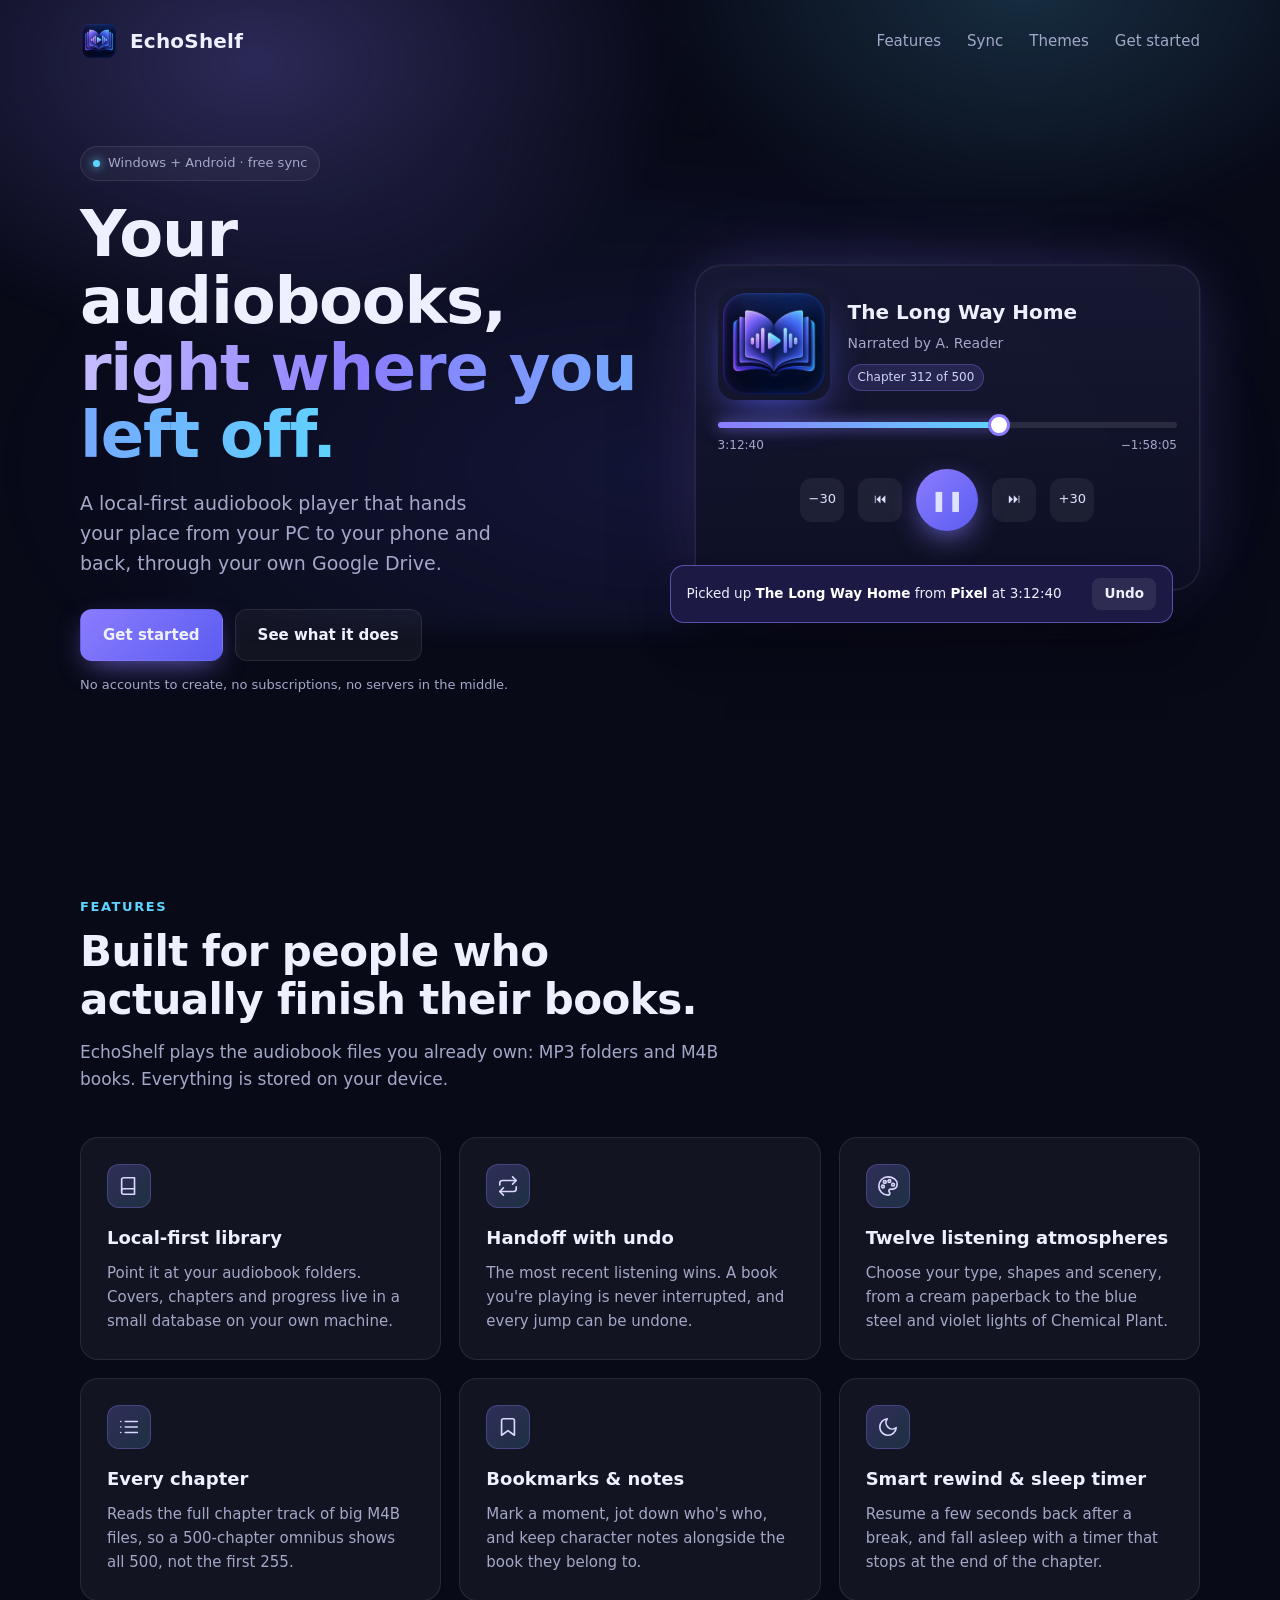
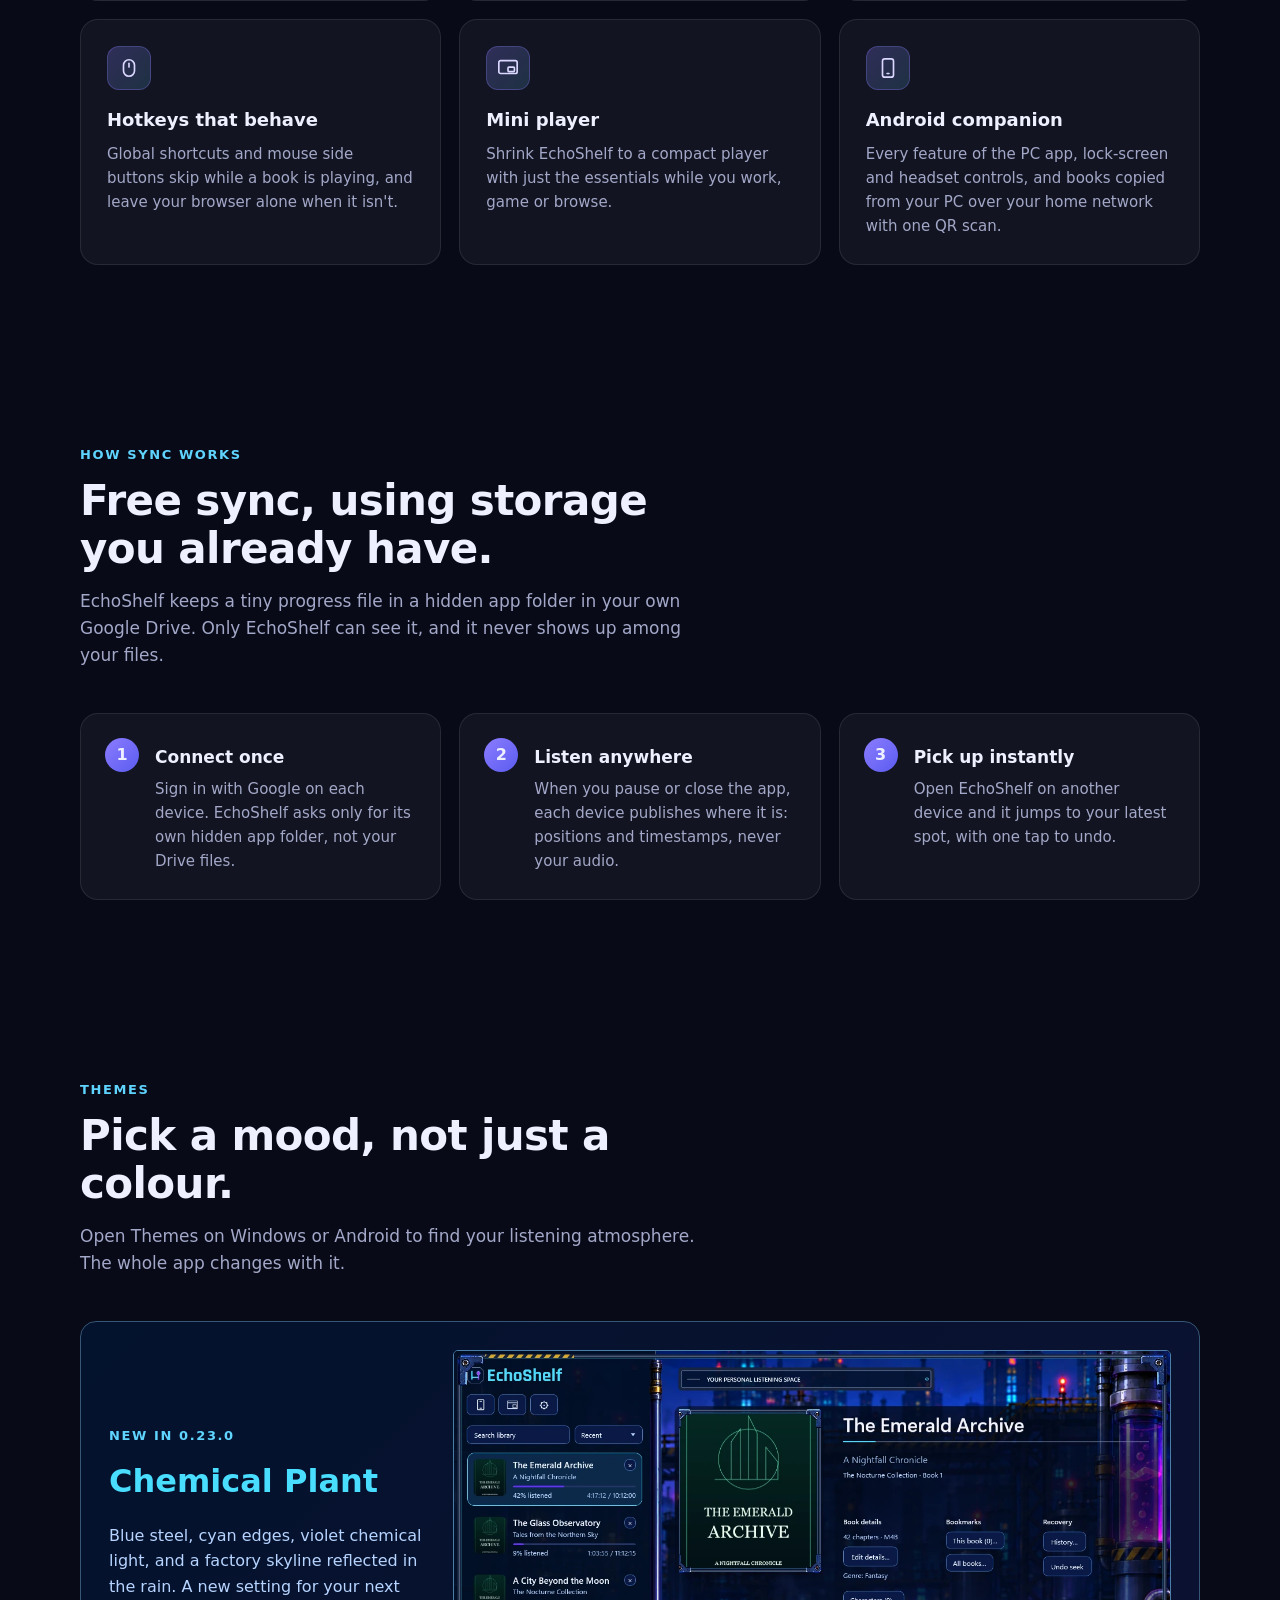
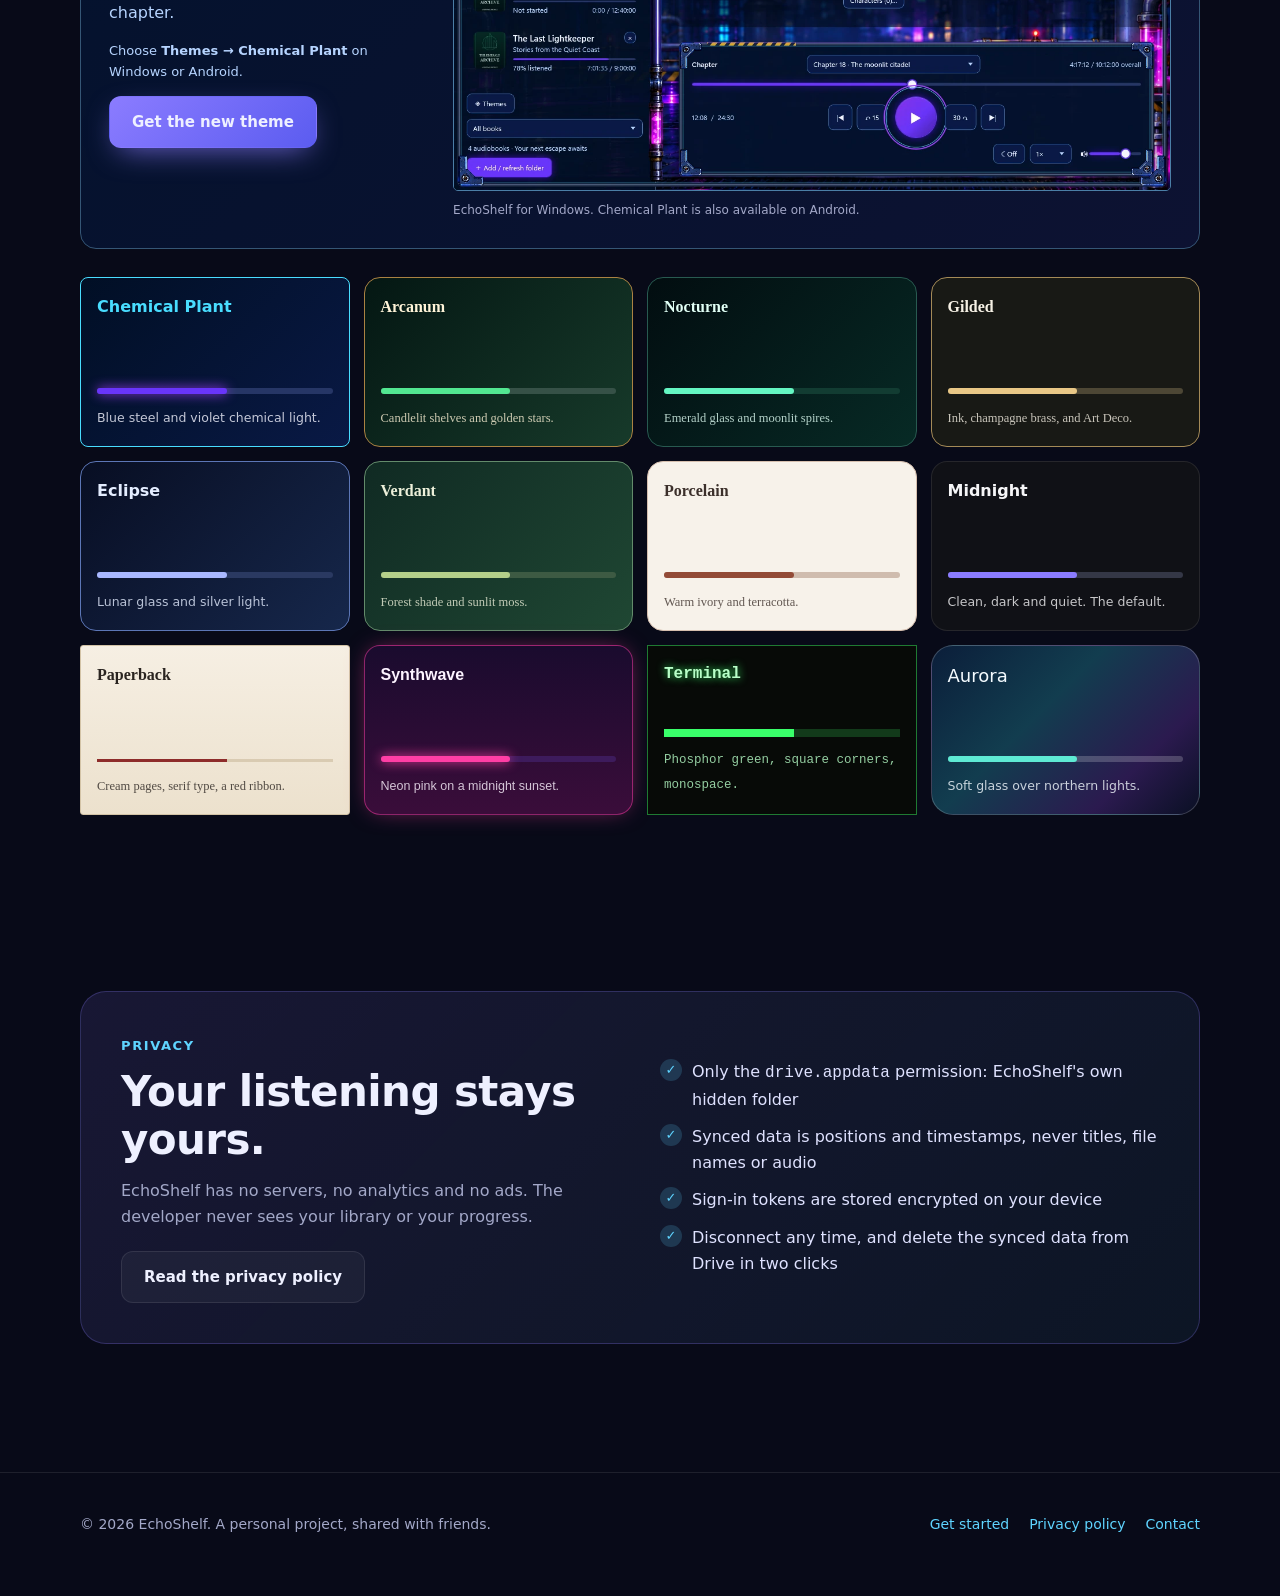
<file: index.html>
<!doctype html>
<html lang="en">
<head>
  <meta charset="utf-8">
  <meta name="viewport" content="width=device-width, initial-scale=1">
  <title>EchoShelf · Audiobooks that follow you</title>
  <meta name="description" content="EchoShelf is a local-first audiobook player for Windows and Android that hands your place off between devices through your own Google Drive.">
  <meta name="theme-color" content="#080a18">
  <meta property="og:title" content="EchoShelf">
  <meta property="og:description" content="A local-first audiobook player for Windows and Android. Pick up on your phone where you stopped on your PC.">
  <meta property="og:image" content="icon.png">
  <link rel="icon" type="image/png" href="favicon.png">
  <link rel="stylesheet" href="styles.css">
</head>
<body>
  <div class="glow" aria-hidden="true"></div>

  <header class="wrap nav">
    <a class="brand" href="./"><img src="icon.png" alt="">EchoShelf</a>
    <nav class="nav-links" aria-label="Sections">
      <a href="#features">Features</a>
      <a href="#sync">Sync</a>
      <a href="#themes">Themes</a>
      <a href="start.html">Get started</a>
    </nav>
  </header>

  <main>
    <div class="wrap hero">
      <div>
        <span class="eyebrow"><span class="dot"></span>Windows + Android · free sync</span>
        <h1>Your audiobooks, <span class="gradient-text">right where you left off.</span></h1>
        <p class="lede">A local-first audiobook player that hands your place from your PC to your phone and back, through your own Google Drive.</p>
        <div class="actions">
          <a class="button primary" href="start.html">Get started</a>
          <a class="button" href="#features">See what it does</a>
        </div>
        <p class="fine">No accounts to create, no subscriptions, no servers in the middle.</p>
      </div>

      <div class="player" aria-hidden="true">
        <div class="player-top">
          <div class="cover"></div>
          <div>
            <h3>The Long Way Home</h3>
            <p class="by">Narrated by A. Reader</p>
            <span class="chapter">Chapter 312 of 500</span>
          </div>
        </div>
        <div class="track"><span></span></div>
        <div class="times"><span>3:12:40</span><span>−1:58:05</span></div>
        <div class="controls">
          <span class="ctl">−30</span>
          <span class="ctl">⏮</span>
          <span class="ctl play">❚❚</span>
          <span class="ctl">⏭</span>
          <span class="ctl">+30</span>
        </div>
        <div class="handoff">
          <span>Picked up <b>The Long Way Home</b> from <b>Pixel</b> at 3:12:40</span>
          <span class="undo">Undo</span>
        </div>
      </div>
    </div>

    <section id="features">
      <div class="wrap">
        <div class="section-head">
          <span class="kicker">Features</span>
          <h2>Built for people who actually finish their books.</h2>
          <p>EchoShelf plays the audiobook files you already own: MP3 folders and M4B books. Everything is stored on your device.</p>
        </div>
        <div class="grid">
          <article class="card">
            <div class="icon"><svg viewBox="0 0 24 24"><path d="M4 19V5a2 2 0 0 1 2-2h12v18H6a2 2 0 0 1-2-2Z"/><path d="M4 17a2 2 0 0 1 2-2h12"/></svg></div>
            <h3>Local-first library</h3>
            <p>Point it at your audiobook folders. Covers, chapters and progress live in a small database on your own machine.</p>
          </article>
          <article class="card">
            <div class="icon"><svg viewBox="0 0 24 24"><path d="M17 2l4 4-4 4"/><path d="M3 11V9a3 3 0 0 1 3-3h15"/><path d="M7 22l-4-4 4-4"/><path d="M21 13v2a3 3 0 0 1-3 3H3"/></svg></div>
            <h3>Handoff with undo</h3>
            <p>The most recent listening wins. A book you're playing is never interrupted, and every jump can be undone.</p>
          </article>
          <article class="card">
            <div class="icon"><svg viewBox="0 0 24 24"><circle cx="13.5" cy="6.5" r="1.5"/><circle cx="17.5" cy="10.5" r="1.5"/><circle cx="8.5" cy="7.5" r="1.5"/><circle cx="6.5" cy="12.5" r="1.5"/><path d="M12 2a10 10 0 1 0 0 20c1.1 0 2-.9 2-2 0-.5-.2-1-.5-1.3-.3-.4-.5-.8-.5-1.3 0-1.1.9-2 2-2h2.4A5.6 5.6 0 0 0 22 9.8C22 5.5 17.5 2 12 2Z"/></svg></div>
            <h3>Twelve listening atmospheres</h3>
            <p>Choose your type, shapes and scenery, from a cream paperback to the blue steel and violet lights of Chemical Plant.</p>
          </article>
          <article class="card">
            <div class="icon"><svg viewBox="0 0 24 24"><path d="M8 6h13"/><path d="M8 12h13"/><path d="M8 18h13"/><path d="M3 6h.01"/><path d="M3 12h.01"/><path d="M3 18h.01"/></svg></div>
            <h3>Every chapter</h3>
            <p>Reads the full chapter track of big M4B files, so a 500-chapter omnibus shows all 500, not the first 255.</p>
          </article>
          <article class="card">
            <div class="icon"><svg viewBox="0 0 24 24"><path d="M19 21l-7-5-7 5V5a2 2 0 0 1 2-2h10a2 2 0 0 1 2 2Z"/></svg></div>
            <h3>Bookmarks &amp; notes</h3>
            <p>Mark a moment, jot down who's who, and keep character notes alongside the book they belong to.</p>
          </article>
          <article class="card">
            <div class="icon"><svg viewBox="0 0 24 24"><path d="M21 12.8A9 9 0 1 1 11.2 3a7 7 0 0 0 9.8 9.8Z"/></svg></div>
            <h3>Smart rewind &amp; sleep timer</h3>
            <p>Resume a few seconds back after a break, and fall asleep with a timer that stops at the end of the chapter.</p>
          </article>
          <article class="card">
            <div class="icon"><svg viewBox="0 0 24 24"><rect x="6" y="3" width="12" height="18" rx="6"/><path d="M12 7v4"/></svg></div>
            <h3>Hotkeys that behave</h3>
            <p>Global shortcuts and mouse side buttons skip while a book is playing, and leave your browser alone when it isn't.</p>
          </article>
          <article class="card">
            <div class="icon"><svg viewBox="0 0 24 24"><rect x="2" y="4" width="20" height="14" rx="2"/><rect x="12" y="11" width="7" height="5" rx="1"/></svg></div>
            <h3>Mini player</h3>
            <p>Shrink EchoShelf to a compact player with just the essentials while you work, game or browse.</p>
          </article>
          <article class="card">
            <div class="icon"><svg viewBox="0 0 24 24"><rect x="6" y="2" width="12" height="20" rx="2.5"/><path d="M11 18h2"/></svg></div>
            <h3>Android companion</h3>
            <p>Every feature of the PC app, lock-screen and headset controls, and books copied from your PC over your home network with one QR scan.</p>
          </article>
        </div>
      </div>
    </section>

    <section id="sync">
      <div class="wrap">
        <div class="section-head">
          <span class="kicker">How sync works</span>
          <h2>Free sync, using storage you already have.</h2>
          <p>EchoShelf keeps a tiny progress file in a hidden app folder in your own Google Drive. Only EchoShelf can see it, and it never shows up among your files.</p>
        </div>
        <div class="steps">
          <div class="step">
            <h3>Connect once</h3>
            <p>Sign in with Google on each device. EchoShelf asks only for its own hidden app folder, not your Drive files.</p>
          </div>
          <div class="step">
            <h3>Listen anywhere</h3>
            <p>When you pause or close the app, each device publishes where it is: positions and timestamps, never your audio.</p>
          </div>
          <div class="step">
            <h3>Pick up instantly</h3>
            <p>Open EchoShelf on another device and it jumps to your latest spot, with one tap to undo.</p>
          </div>
        </div>
      </div>
    </section>

    <section id="themes">
      <div class="wrap">
        <div class="section-head">
          <span class="kicker">Themes</span>
          <h2>Pick a mood, not just a colour.</h2>
          <p>Open Themes on Windows or Android to find your listening atmosphere. The whole app changes with it.</p>
        </div>
        <article class="theme-feature">
          <div>
            <span class="kicker">New in 0.23.0</span>
            <h3>Chemical Plant</h3>
            <p>Blue steel, cyan edges, violet chemical light, and a factory skyline reflected in the rain. A new setting for your next chapter.</p>
            <p class="fine">Choose <strong>Themes → Chemical Plant</strong> on Windows or Android.</p>
            <a class="button primary" href="start.html">Get the new theme</a>
          </div>
          <figure>
            <img src="chemical-plant-desktop.webp" width="1240" height="760" loading="lazy" alt="EchoShelf's Chemical Plant theme with blue factory scenery, steel frames, and violet playback controls.">
            <figcaption>EchoShelf for Windows. Chemical Plant is also available on Android.</figcaption>
          </figure>
        </article>
        <div class="themes">
          <div class="theme t-chemical-plant"><span class="name">Chemical Plant</span><div><div class="bar"><i></i></div><span class="desc">Blue steel and violet chemical light.</span></div></div>
          <div class="theme t-arcanum"><span class="name">Arcanum</span><div><div class="bar"><i></i></div><span class="desc">Candlelit shelves and golden stars.</span></div></div>
          <div class="theme t-nocturne"><span class="name">Nocturne</span><div><div class="bar"><i></i></div><span class="desc">Emerald glass and moonlit spires.</span></div></div>
          <div class="theme t-gilded"><span class="name">Gilded</span><div><div class="bar"><i></i></div><span class="desc">Ink, champagne brass, and Art Deco.</span></div></div>
          <div class="theme t-eclipse"><span class="name">Eclipse</span><div><div class="bar"><i></i></div><span class="desc">Lunar glass and silver light.</span></div></div>
          <div class="theme t-verdant"><span class="name">Verdant</span><div><div class="bar"><i></i></div><span class="desc">Forest shade and sunlit moss.</span></div></div>
          <div class="theme t-porcelain"><span class="name">Porcelain</span><div><div class="bar"><i></i></div><span class="desc">Warm ivory and terracotta.</span></div></div>
          <div class="theme t-midnight"><span class="name">Midnight</span><div><div class="bar"><i></i></div><span class="desc">Clean, dark and quiet. The default.</span></div></div>
          <div class="theme t-paperback"><span class="name">Paperback</span><div><div class="bar"><i></i></div><span class="desc">Cream pages, serif type, a red ribbon.</span></div></div>
          <div class="theme t-synthwave"><span class="name">Synthwave</span><div><div class="bar"><i></i></div><span class="desc">Neon pink on a midnight sunset.</span></div></div>
          <div class="theme t-terminal"><span class="name">Terminal</span><div><div class="bar"><i></i></div><span class="desc">Phosphor green, square corners, monospace.</span></div></div>
          <div class="theme t-aurora"><span class="name">Aurora</span><div><div class="bar"><i></i></div><span class="desc">Soft glass over northern lights.</span></div></div>
        </div>
      </div>
    </section>

    <section id="privacy">
      <div class="wrap">
        <div class="privacy-band">
          <div>
            <span class="kicker">Privacy</span>
            <h2>Your listening stays yours.</h2>
            <p style="color: var(--muted); margin: 0 0 22px;">EchoShelf has no servers, no analytics and no ads. The developer never sees your library or your progress.</p>
            <a class="button" href="privacy.html">Read the privacy policy</a>
          </div>
          <ul class="checks">
            <li>Only the <code>drive.appdata</code> permission: EchoShelf's own hidden folder</li>
            <li>Synced data is positions and timestamps, never titles, file names or audio</li>
            <li>Sign-in tokens are stored encrypted on your device</li>
            <li>Disconnect any time, and delete the synced data from Drive in two clicks</li>
          </ul>
        </div>
      </div>
    </section>
  </main>

  <footer>
    <div class="wrap">
      <span>© 2026 EchoShelf. A personal project, shared with friends.</span>
      <nav aria-label="Footer">
        <a href="start.html">Get started</a>
        <a href="privacy.html">Privacy policy</a>
        <a href="https://github.com/Slurms602/echoshelf-site/issues">Contact</a>
      </nav>
    </div>
  </footer>
</body>
</html>
</file>
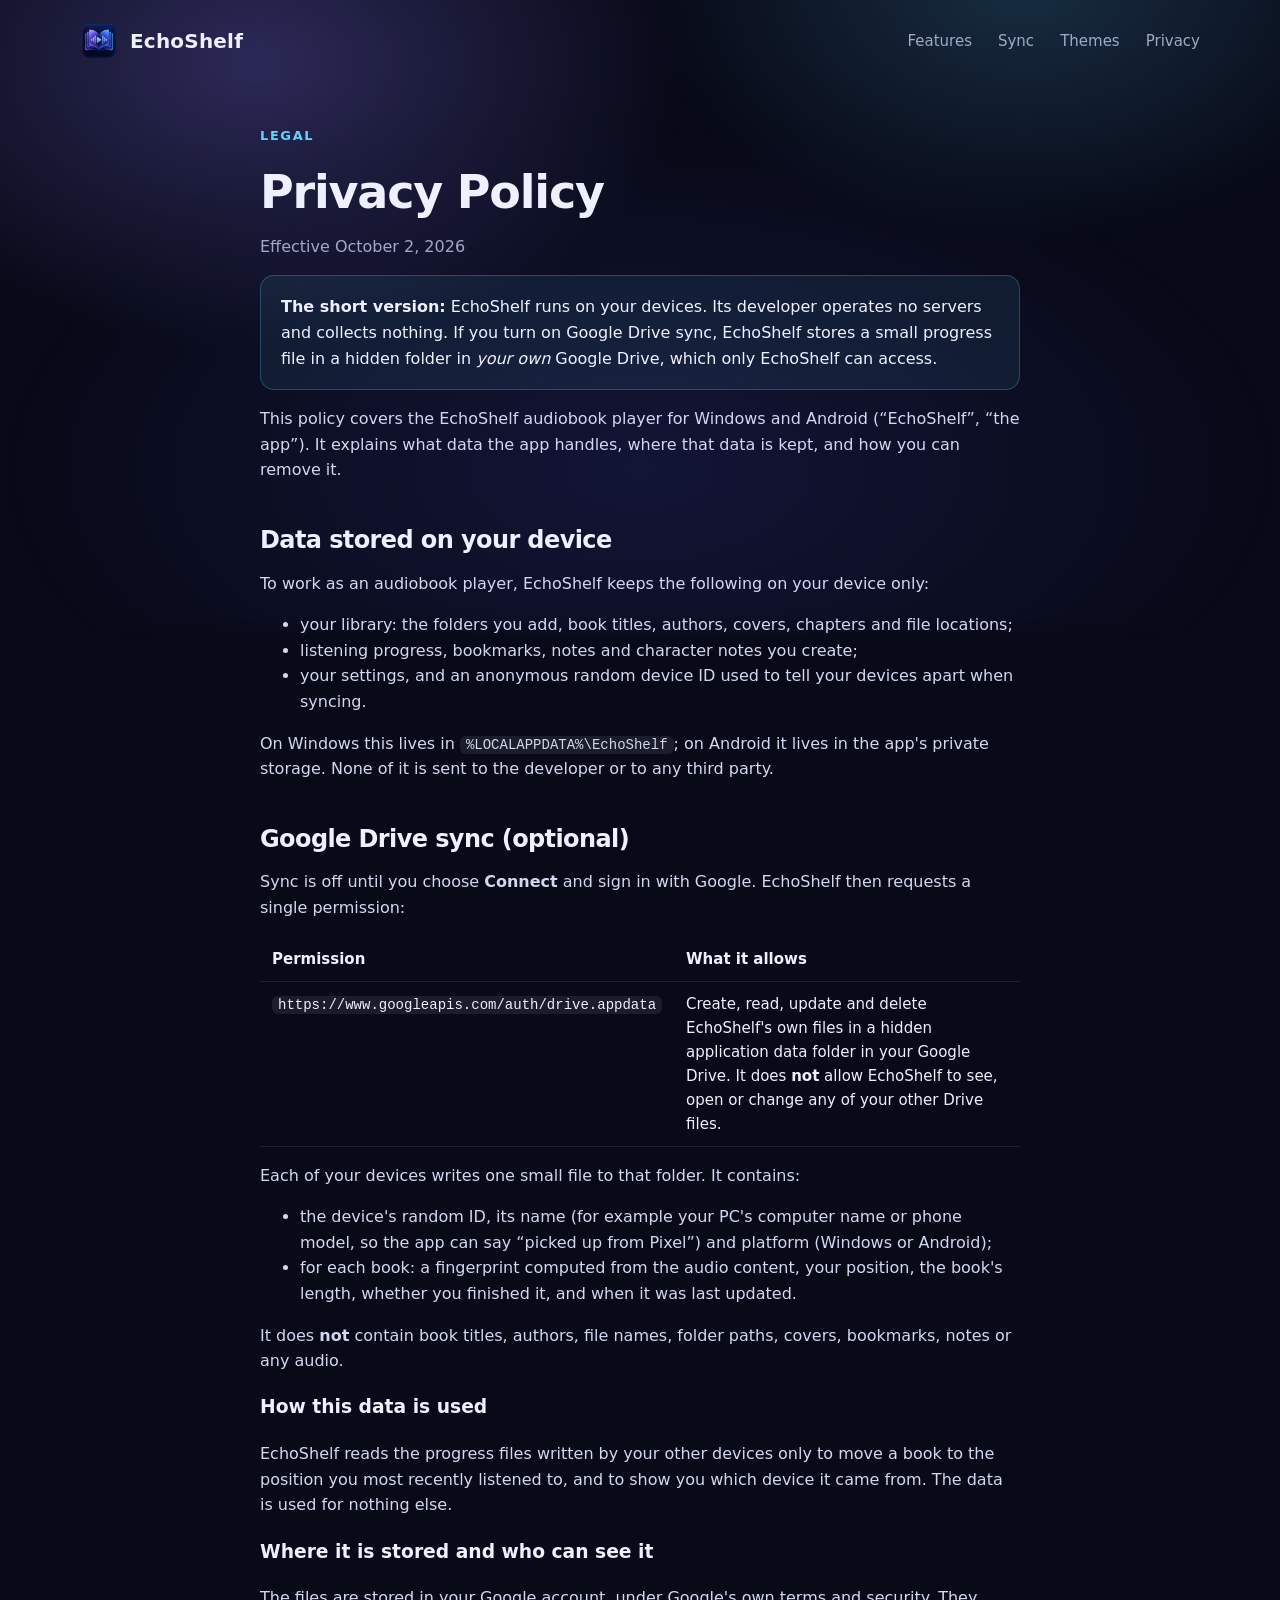
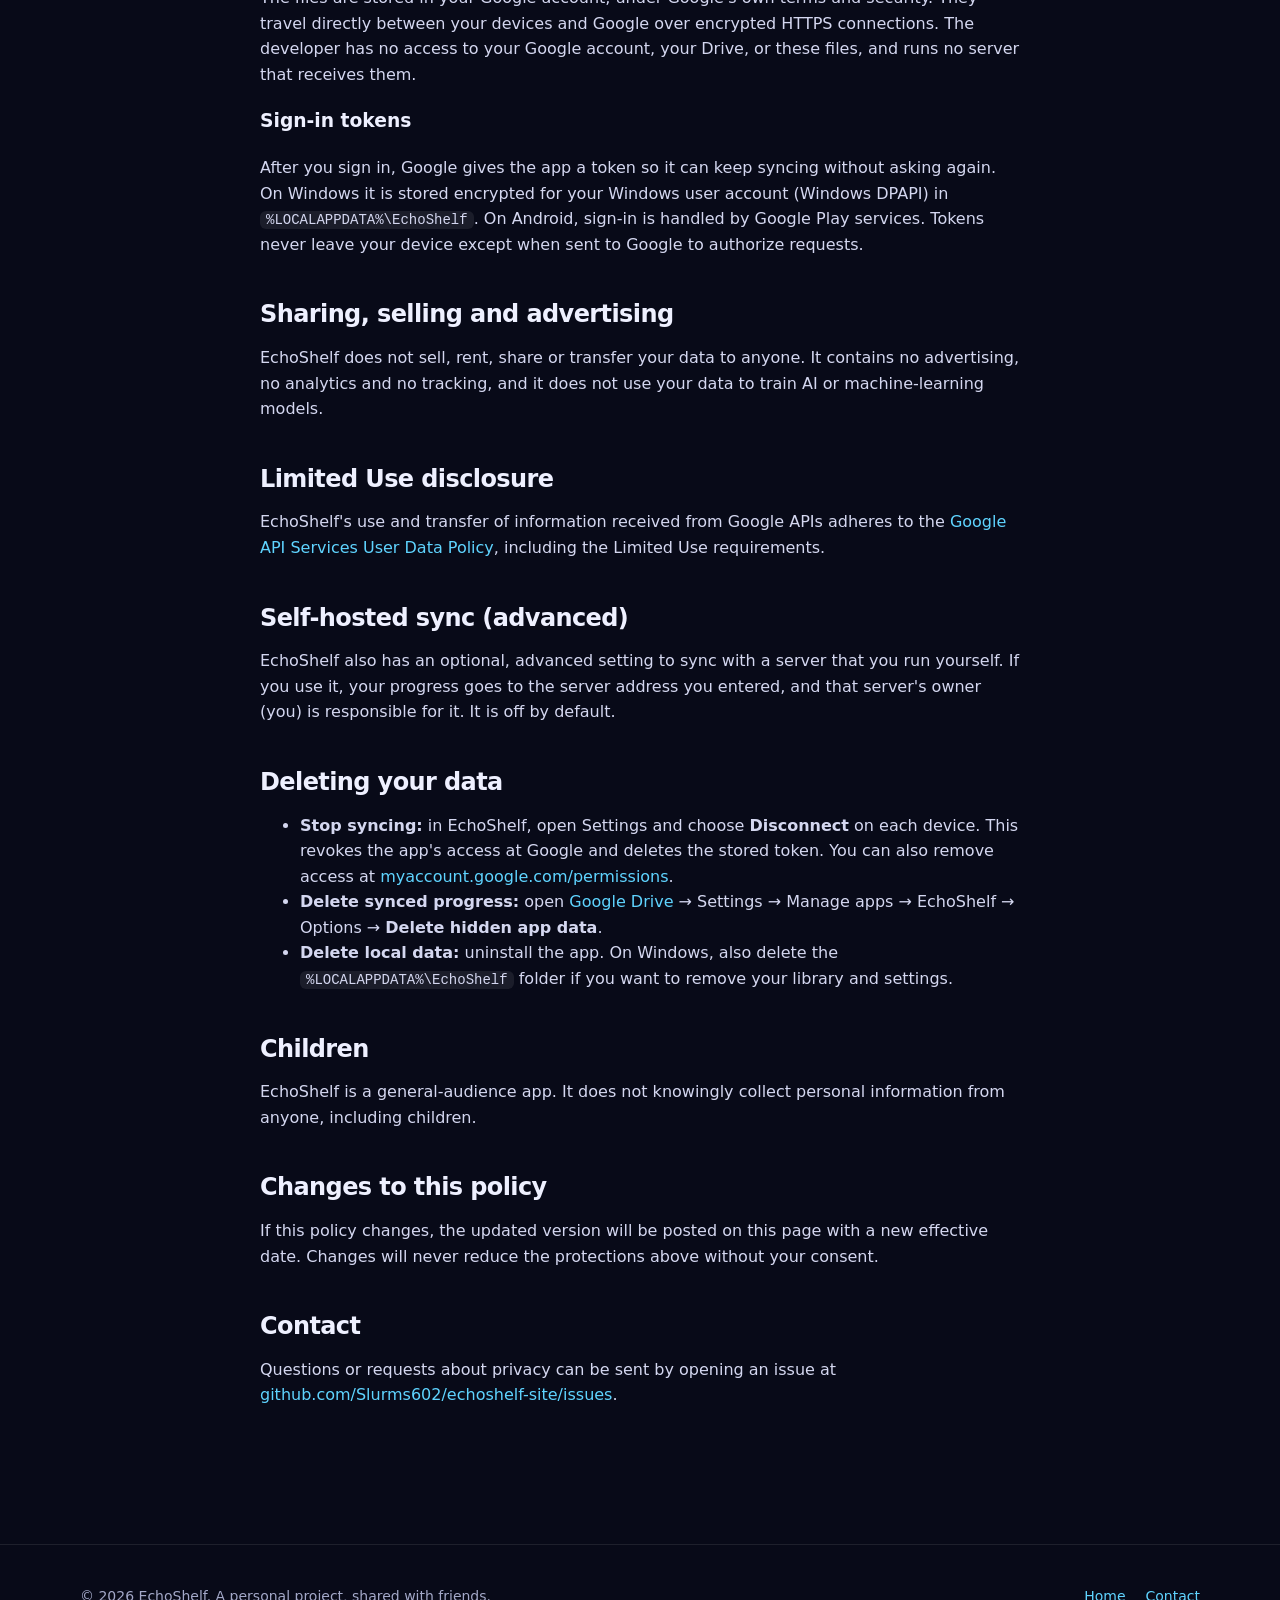
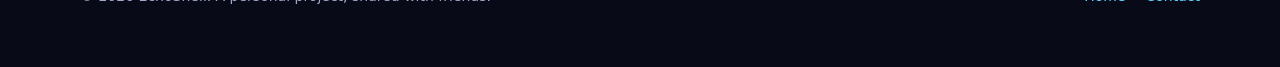
<file: privacy.html>
<!doctype html>
<html lang="en">
<head>
  <meta charset="utf-8">
  <meta name="viewport" content="width=device-width, initial-scale=1">
  <title>EchoShelf Privacy Policy</title>
  <meta name="description" content="How EchoShelf handles your data, including the Google Drive data used for progress sync.">
  <meta name="theme-color" content="#080a18">
  <link rel="icon" type="image/png" href="favicon.png">
  <link rel="stylesheet" href="styles.css">
</head>
<body>
  <div class="glow" aria-hidden="true"></div>

  <header class="wrap nav">
    <a class="brand" href="./"><img src="icon.png" alt="">EchoShelf</a>
    <nav class="nav-links" aria-label="Sections">
      <a href="./#features">Features</a>
      <a href="./#sync">Sync</a>
      <a href="./#themes">Themes</a>
      <a href="privacy.html" aria-current="page">Privacy</a>
    </nav>
  </header>

  <main class="wrap">
    <article class="prose">
      <span class="kicker">Legal</span>
      <h1>Privacy Policy</h1>
      <p class="updated">Effective October 2, 2026</p>

      <div class="callout">
        <strong>The short version:</strong> EchoShelf runs on your devices. Its developer operates no
        servers and collects nothing. If you turn on Google Drive sync, EchoShelf stores a small
        progress file in a hidden folder in <em>your own</em> Google Drive, which only EchoShelf
        can access.
      </div>

      <p>This policy covers the EchoShelf audiobook player for Windows and Android (“EchoShelf”,
      “the app”). It explains what data the app handles, where that data is kept, and how you
      can remove it.</p>

      <h2>Data stored on your device</h2>
      <p>To work as an audiobook player, EchoShelf keeps the following on your device only:</p>
      <ul>
        <li>your library: the folders you add, book titles, authors, covers, chapters and file locations;</li>
        <li>listening progress, bookmarks, notes and character notes you create;</li>
        <li>your settings, and an anonymous random device ID used to tell your devices apart when syncing.</li>
      </ul>
      <p>On Windows this lives in <code>%LOCALAPPDATA%\EchoShelf</code>; on Android it lives in the
      app's private storage. None of it is sent to the developer or to any third party.</p>

      <h2>Google Drive sync (optional)</h2>
      <p>Sync is off until you choose <strong>Connect</strong> and sign in with Google. EchoShelf
      then requests a single permission:</p>
      <table>
        <thead><tr><th>Permission</th><th>What it allows</th></tr></thead>
        <tbody>
          <tr>
            <td><code>https://www.googleapis.com/auth/drive.appdata</code></td>
            <td>Create, read, update and delete EchoShelf's own files in a hidden application data
            folder in your Google Drive. It does <strong>not</strong> allow EchoShelf to see, open or
            change any of your other Drive files.</td>
          </tr>
        </tbody>
      </table>

      <p>Each of your devices writes one small file to that folder. It contains:</p>
      <ul>
        <li>the device's random ID, its name (for example your PC's computer name or phone model,
        so the app can say “picked up from Pixel”) and platform (Windows or Android);</li>
        <li>for each book: a fingerprint computed from the audio content, your position, the
        book's length, whether you finished it, and when it was last updated.</li>
      </ul>
      <p>It does <strong>not</strong> contain book titles, authors, file names, folder paths, covers,
      bookmarks, notes or any audio.</p>

      <h3>How this data is used</h3>
      <p>EchoShelf reads the progress files written by your other devices only to move a book to
      the position you most recently listened to, and to show you which device it came from. The
      data is used for nothing else.</p>

      <h3>Where it is stored and who can see it</h3>
      <p>The files are stored in your Google account, under Google's own terms and security. They
      travel directly between your devices and Google over encrypted HTTPS connections. The
      developer has no access to your Google account, your Drive, or these files, and runs no
      server that receives them.</p>

      <h3>Sign-in tokens</h3>
      <p>After you sign in, Google gives the app a token so it can keep syncing without asking
      again. On Windows it is stored encrypted for your Windows user account (Windows DPAPI) in
      <code>%LOCALAPPDATA%\EchoShelf</code>. On Android, sign-in is handled by Google Play
      services. Tokens never leave your device except when sent to Google to authorize requests.</p>

      <h2>Sharing, selling and advertising</h2>
      <p>EchoShelf does not sell, rent, share or transfer your data to anyone. It contains no
      advertising, no analytics and no tracking, and it does not use your data to train AI or
      machine-learning models.</p>

      <h2>Limited Use disclosure</h2>
      <p>EchoShelf's use and transfer of information received from Google APIs adheres to the
      <a href="https://developers.google.com/terms/api-services-user-data-policy">Google API
      Services User Data Policy</a>, including the Limited Use requirements.</p>

      <h2>Self-hosted sync (advanced)</h2>
      <p>EchoShelf also has an optional, advanced setting to sync with a server that you run
      yourself. If you use it, your progress goes to the server address you entered, and that
      server's owner (you) is responsible for it. It is off by default.</p>

      <h2>Deleting your data</h2>
      <ul>
        <li><strong>Stop syncing:</strong> in EchoShelf, open Settings and choose
        <strong>Disconnect</strong> on each device. This revokes the app's access at Google and
        deletes the stored token. You can also remove access at
        <a href="https://myaccount.google.com/permissions">myaccount.google.com/permissions</a>.</li>
        <li><strong>Delete synced progress:</strong> open
        <a href="https://drive.google.com/">Google Drive</a> → Settings → Manage apps → EchoShelf →
        Options → <strong>Delete hidden app data</strong>.</li>
        <li><strong>Delete local data:</strong> uninstall the app. On Windows, also delete the
        <code>%LOCALAPPDATA%\EchoShelf</code> folder if you want to remove your library and settings.</li>
      </ul>

      <h2>Children</h2>
      <p>EchoShelf is a general-audience app. It does not knowingly collect personal information
      from anyone, including children.</p>

      <h2>Changes to this policy</h2>
      <p>If this policy changes, the updated version will be posted on this page with a new
      effective date. Changes will never reduce the protections above without your consent.</p>

      <h2>Contact</h2>
      <p>Questions or requests about privacy can be sent by opening an issue at
      <a href="https://github.com/Slurms602/echoshelf-site/issues">github.com/Slurms602/echoshelf-site/issues</a>.</p>
    </article>
  </main>

  <footer>
    <div class="wrap">
      <span>© 2026 EchoShelf. A personal project, shared with friends.</span>
      <nav aria-label="Footer">
        <a href="./">Home</a>
        <a href="https://github.com/Slurms602/echoshelf-site/issues">Contact</a>
      </nav>
    </div>
  </footer>
</body>
</html>
</file>
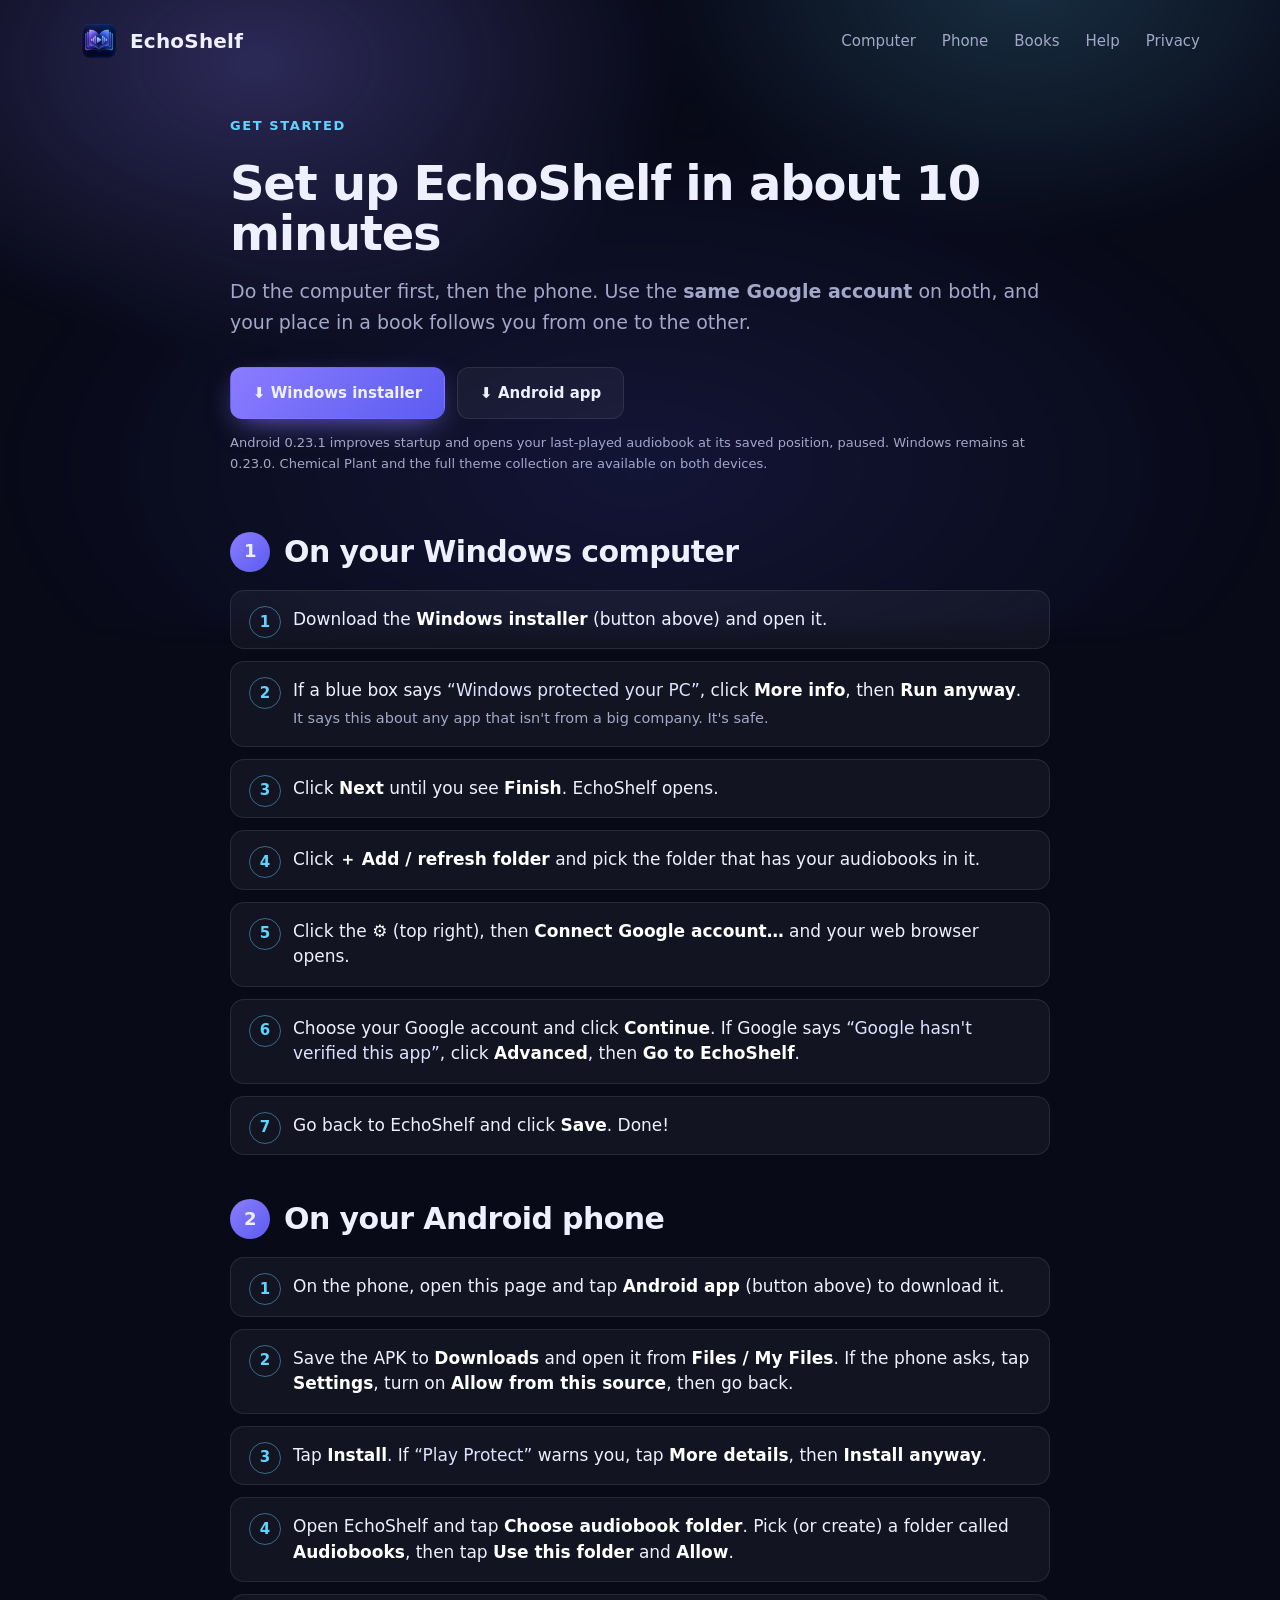
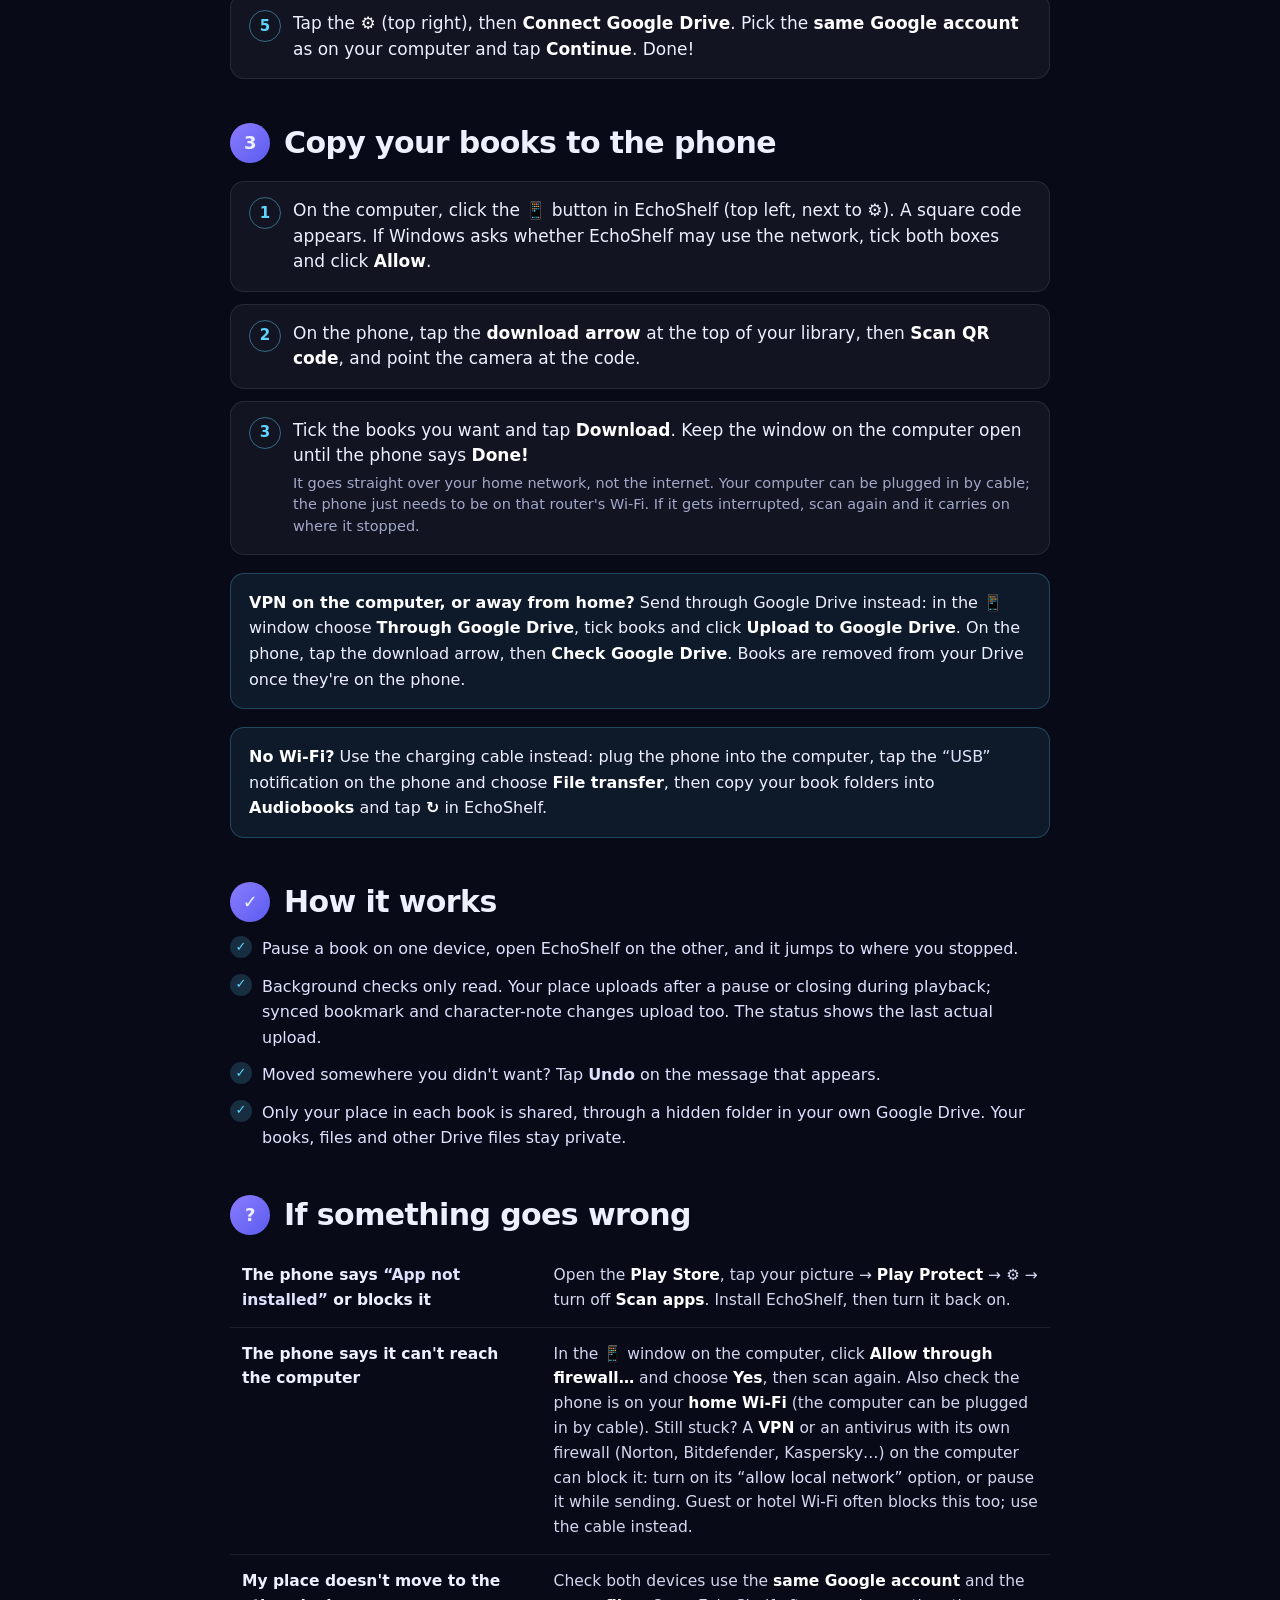
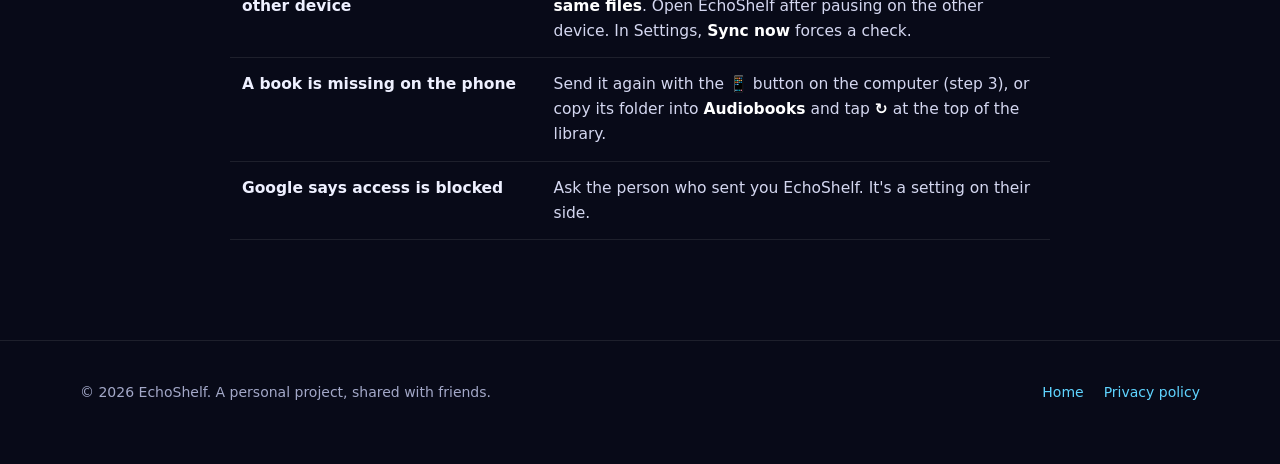
<file: start.html>
<!doctype html>
<html lang="en">
<head>
  <meta charset="utf-8">
  <meta name="viewport" content="width=device-width, initial-scale=1">
  <title>Get started with EchoShelf</title>
  <meta name="description" content="Install EchoShelf on your computer and phone and keep your place in every audiobook. About 10 minutes.">
  <meta name="theme-color" content="#080a18">
  <link rel="icon" type="image/png" href="favicon.png">
  <link rel="stylesheet" href="styles.css">
</head>
<body>
  <div class="glow" aria-hidden="true"></div>

  <header class="wrap nav">
    <a class="brand" href="./"><img src="icon.png" alt="">EchoShelf</a>
    <nav class="nav-links" aria-label="Sections">
      <a href="#computer">Computer</a>
      <a href="#phone">Phone</a>
      <a href="#books">Books</a>
      <a href="#help">Help</a>
      <a href="privacy.html">Privacy</a>
    </nav>
  </header>

  <main class="wrap guide">
    <span class="kicker">Get started</span>
    <h1>Set up EchoShelf in about 10 minutes</h1>
    <p class="lede">Do the computer first, then the phone. Use the <strong>same Google account</strong> on both, and
      your place in a book follows you from one to the other.</p>

    <div class="downloads">
      <a class="button primary" href="https://github.com/Slurms602/echoshelf-site/releases/latest/download/EchoShelf-Setup-x64.exe">⬇ Windows installer</a>
      <a class="button" href="https://github.com/Slurms602/echoshelf-site/releases/latest/download/EchoShelf.apk">⬇ Android app</a>
    </div>

    <p class="fine">Android 0.23.1 improves startup and opens your last-played audiobook at its saved position, paused. Windows remains at 0.23.0. Chemical Plant and the full theme collection are available on both devices.</p>

    <section id="computer" class="platform">
      <h2><span class="badge">1</span> On your Windows computer</h2>
      <ol class="big-steps">
        <li>Download the <strong>Windows installer</strong> (button above) and open it.</li>
        <li>If a blue box says <q>Windows protected your PC</q>, click <strong>More info</strong>, then <strong>Run anyway</strong>.
          <span class="why">It says this about any app that isn't from a big company. It's safe.</span></li>
        <li>Click <strong>Next</strong> until you see <strong>Finish</strong>. EchoShelf opens.</li>
        <li>Click <strong>＋ Add / refresh folder</strong> and pick the folder that has your audiobooks in it.</li>
        <li>Click the <strong>⚙</strong> (top right), then <strong>Connect Google account…</strong> and your web browser opens.</li>
        <li>Choose your Google account and click <strong>Continue</strong>.
          If Google says <q>Google hasn't verified this app</q>, click <strong>Advanced</strong>, then <strong>Go to EchoShelf</strong>.</li>
        <li>Go back to EchoShelf and click <strong>Save</strong>. Done!</li>
      </ol>
    </section>

    <section id="phone" class="platform">
      <h2><span class="badge">2</span> On your Android phone</h2>
      <ol class="big-steps">
        <li>On the phone, open this page and tap <strong>Android app</strong> (button above) to download it.</li>
        <li>Save the APK to <strong>Downloads</strong> and open it from <strong>Files / My Files</strong>.
          If the phone asks, tap <strong>Settings</strong>, turn on
          <strong>Allow from this source</strong>, then go back.</li>
        <li>Tap <strong>Install</strong>. If <q>Play Protect</q> warns you, tap <strong>More details</strong>, then
          <strong>Install anyway</strong>.</li>
        <li>Open EchoShelf and tap <strong>Choose audiobook folder</strong>. Pick (or create) a folder called
          <strong>Audiobooks</strong>, then tap <strong>Use this folder</strong> and <strong>Allow</strong>.</li>
        <li>Tap the <strong>⚙</strong> (top right), then <strong>Connect Google Drive</strong>. Pick the
          <strong>same Google account</strong> as on your computer and tap <strong>Continue</strong>. Done!</li>
      </ol>
    </section>

    <section id="books" class="platform">
      <h2><span class="badge">3</span> Copy your books to the phone</h2>
      <ol class="big-steps">
        <li>On the computer, click the <strong>📱</strong> button in EchoShelf (top left, next to ⚙). A square code appears.
          If Windows asks whether EchoShelf may use the network, tick both boxes and click <strong>Allow</strong>.</li>
        <li>On the phone, tap the <strong>download arrow</strong> at the top of your library, then <strong>Scan QR code</strong>,
          and point the camera at the code.</li>
        <li>Tick the books you want and tap <strong>Download</strong>. Keep the window on the computer open until the
          phone says <strong>Done!</strong>
          <span class="why">It goes straight over your home network, not the internet. Your computer can be plugged in by cable; the phone just needs to be on that router's Wi-Fi. If it gets interrupted, scan again and it carries on where it stopped.</span></li>
      </ol>
      <div class="tip">
        <strong>VPN on the computer, or away from home?</strong> Send through Google Drive instead: in the 📱 window
        choose <strong>Through Google Drive</strong>, tick books and click <strong>Upload to Google Drive</strong>. On the
        phone, tap the download arrow, then <strong>Check Google Drive</strong>. Books are removed from your Drive once
        they're on the phone.
      </div>
      <div class="tip">
        <strong>No Wi-Fi?</strong> Use the charging cable instead: plug the phone into the computer, tap the <q>USB</q>
        notification on the phone and choose <strong>File transfer</strong>, then copy your book folders into
        <strong>Audiobooks</strong> and tap <strong>↻</strong> in EchoShelf.
      </div>
    </section>

    <section class="platform">
      <h2><span class="badge">✓</span> How it works</h2>
      <ul class="checks">
        <li>Pause a book on one device, open EchoShelf on the other, and it jumps to where you stopped.</li>
        <li>Background checks only read. Your place uploads after a pause or closing during playback;
          synced bookmark and character-note changes upload too. The status shows the last actual upload.</li>
        <li>Moved somewhere you didn't want? Tap <strong>Undo</strong> on the message that appears.</li>
        <li>Only your place in each book is shared, through a hidden folder in your own Google Drive.
          Your books, files and other Drive files stay private.</li>
      </ul>
    </section>

    <section id="help" class="platform">
      <h2><span class="badge">?</span> If something goes wrong</h2>
      <table class="help">
        <tbody>
          <tr><th>The phone says <q>App not installed</q> or blocks it</th>
            <td>Open the <strong>Play Store</strong>, tap your picture → <strong>Play Protect</strong> → ⚙ → turn off
              <strong>Scan apps</strong>. Install EchoShelf, then turn it back on.</td></tr>
          <tr><th>The phone says it can't reach the computer</th>
            <td>In the 📱 window on the computer, click <strong>Allow through firewall…</strong> and choose <strong>Yes</strong>,
              then scan again. Also check the phone is on your <strong>home Wi-Fi</strong> (the computer can be plugged in by cable).
              Still stuck? A <strong>VPN</strong> or an antivirus with its own firewall (Norton, Bitdefender, Kaspersky…) on the
              computer can block it: turn on its <q>allow local network</q> option, or pause it while sending.
              Guest or hotel Wi-Fi often blocks this too; use the cable instead.</td></tr>
          <tr><th>My place doesn't move to the other device</th>
            <td>Check both devices use the <strong>same Google account</strong> and the <strong>same files</strong>.
              Open EchoShelf after pausing on the other device. In Settings, <strong>Sync now</strong> forces a check.</td></tr>
          <tr><th>A book is missing on the phone</th>
            <td>Send it again with the <strong>📱</strong> button on the computer (step 3), or copy its folder into
              <strong>Audiobooks</strong> and tap <strong>↻</strong> at the top of the library.</td></tr>
          <tr><th>Google says access is blocked</th>
            <td>Ask the person who sent you EchoShelf. It's a setting on their side.</td></tr>
        </tbody>
      </table>
    </section>
  </main>

  <footer>
    <div class="wrap">
      <span>© 2026 EchoShelf. A personal project, shared with friends.</span>
      <nav aria-label="Footer">
        <a href="./">Home</a>
        <a href="privacy.html">Privacy policy</a>
      </nav>
    </div>
  </footer>
</body>
</html>
</file>
<file: styles.css>
:root {
  --bg: #080a18;
  --bg-2: #0e1130;
  --panel: rgba(255, 255, 255, 0.045);
  --panel-border: rgba(255, 255, 255, 0.09);
  --text: #eef0ff;
  --muted: #a3a8c8;
  --violet: #8b7cff;
  --indigo: #5b5cf0;
  --cyan: #5fd4ff;
  --radius: 18px;
  --max: 1120px;
  color-scheme: dark;
}

* { box-sizing: border-box; }
html { scroll-behavior: smooth; }
body {
  margin: 0;
  background: var(--bg);
  color: var(--text);
  font: 16px/1.6 "Segoe UI Variable Text", "Segoe UI", system-ui, -apple-system, Roboto, sans-serif;
  -webkit-font-smoothing: antialiased;
}
a { color: var(--cyan); text-decoration: none; }
a:hover { text-decoration: underline; }
img { max-width: 100%; display: block; }

.wrap { width: min(var(--max), 100% - 40px); margin-inline: auto; }

/* Ambient glow behind the page, echoing the app icon. */
.glow {
  position: fixed; inset: -20vh -10vw auto; height: 90vh; z-index: -1; pointer-events: none;
  background:
    radial-gradient(40% 50% at 25% 30%, rgba(139, 124, 255, 0.28), transparent 70%),
    radial-gradient(35% 45% at 75% 20%, rgba(95, 212, 255, 0.18), transparent 70%),
    radial-gradient(60% 60% at 50% 80%, rgba(91, 92, 240, 0.14), transparent 70%);
  filter: blur(10px);
}

/* Header */
.nav { display: flex; align-items: center; justify-content: space-between; padding: 22px 0; }
.brand { display: flex; align-items: center; gap: 12px; color: var(--text); font-weight: 650; font-size: 20px; letter-spacing: .2px; }
.brand:hover { text-decoration: none; }
.brand img { width: 38px; height: 38px; border-radius: 10px; }
.nav-links { display: flex; gap: 26px; }
.nav-links a { color: var(--muted); font-size: 15px; }
.nav-links a:hover { color: var(--text); text-decoration: none; }

/* Hero */
.hero { display: grid; grid-template-columns: 1.05fr .95fr; gap: 56px; align-items: center; padding: 64px 0 96px; }
.eyebrow { display: inline-flex; align-items: center; gap: 8px; padding: 6px 12px; border: 1px solid var(--panel-border); border-radius: 999px; background: var(--panel); color: var(--muted); font-size: 13px; }
.eyebrow .dot { width: 7px; height: 7px; border-radius: 50%; background: var(--cyan); box-shadow: 0 0 10px var(--cyan); }
h1 { font-size: clamp(40px, 5.4vw, 64px); line-height: 1.05; margin: 20px 0 18px; letter-spacing: -1.2px; font-weight: 700; }
.gradient-text { background: linear-gradient(100deg, #c7bfff 0%, var(--violet) 35%, var(--cyan) 100%); -webkit-background-clip: text; background-clip: text; color: transparent; }
.lede { font-size: 19px; color: var(--muted); max-width: 34ch; margin: 0 0 30px; }
.actions { display: flex; flex-wrap: wrap; gap: 12px; }
.button { display: inline-flex; align-items: center; gap: 10px; padding: 13px 22px; border-radius: 12px; font-weight: 600; font-size: 15px; border: 1px solid var(--panel-border); background: var(--panel); color: var(--text); }
.button:hover { text-decoration: none; background: rgba(255,255,255,.08); }
.button.primary { background: linear-gradient(135deg, var(--violet), var(--indigo)); border-color: transparent; box-shadow: 0 10px 30px -10px rgba(139,124,255,.8); }
.button.primary:hover { filter: brightness(1.08); }
.fine { color: var(--muted); font-size: 13px; margin-top: 14px; }

/* Player mock */
.player {
  position: relative; padding: 22px 22px 58px; border-radius: 26px;
  background: linear-gradient(180deg, rgba(24, 26, 52, .92), rgba(14, 16, 36, .92));
  border: 1px solid var(--panel-border);
  box-shadow: 0 40px 80px -30px rgba(0,0,0,.8), 0 0 0 1px rgba(139,124,255,.08), 0 0 80px -20px rgba(139,124,255,.45);
}
.player-top { display: flex; gap: 18px; align-items: center; }
.cover { width: 112px; height: 112px; border-radius: 18px; flex: none; background: url("icon.png") center/cover; box-shadow: 0 16px 40px -12px rgba(91,92,240,.8); }
.player h3 { margin: 0 0 4px; font-size: 20px; }
.player .by { color: var(--muted); font-size: 14px; margin: 0; }
.chapter { margin-top: 10px; display: inline-block; font-size: 12px; color: #cfd3ff; background: rgba(139,124,255,.16); border: 1px solid rgba(139,124,255,.3); padding: 3px 9px; border-radius: 999px; }
.track { margin: 22px 0 8px; height: 6px; border-radius: 6px; background: rgba(255,255,255,.1); position: relative; }
.track span { position: absolute; inset: 0 38% 0 0; border-radius: 6px; background: linear-gradient(90deg, var(--violet), var(--cyan)); box-shadow: 0 0 14px rgba(139,124,255,.7); }
.track span::after { content: ""; position: absolute; right: -8px; top: 50%; width: 16px; height: 16px; transform: translateY(-50%); border-radius: 50%; background: #fff; border: 3px solid var(--violet); }
.times { display: flex; justify-content: space-between; color: var(--muted); font-size: 12px; }
.controls { display: flex; justify-content: center; align-items: center; gap: 14px; margin-top: 14px; }
.ctl { width: 44px; height: 44px; border-radius: 12px; display: grid; place-items: center; background: rgba(255,255,255,.06); color: #dfe2ff; font-size: 13px; }
.ctl.play { width: 62px; height: 62px; border-radius: 50%; background: linear-gradient(135deg, var(--violet), var(--indigo)); box-shadow: 0 10px 30px -8px rgba(139,124,255,.9); font-size: 20px; }
.handoff {
  position: absolute; left: -26px; right: 26px; bottom: -34px;
  display: flex; align-items: center; gap: 12px; padding: 12px 16px; border-radius: 14px;
  background: rgba(30, 28, 70, .96); border: 1px solid rgba(139,124,255,.55);
  box-shadow: 0 20px 40px -18px rgba(0,0,0,.9); font-size: 13.5px;
  animation: rise .9s .4s both cubic-bezier(.2,.8,.2,1);
}
.handoff b { color: #fff; font-weight: 600; }
.handoff .undo { margin-left: auto; padding: 5px 12px; border-radius: 8px; background: rgba(255,255,255,.08); font-weight: 600; white-space: nowrap; }
@keyframes rise { from { opacity: 0; transform: translateY(14px); } to { opacity: 1; transform: none; } }

/* Sections */
section { padding: 88px 0; }
.section-head { max-width: 640px; margin-bottom: 44px; }
.kicker { color: var(--cyan); font-size: 13px; font-weight: 700; letter-spacing: 1.6px; text-transform: uppercase; }
h2 { font-size: clamp(30px, 3.6vw, 42px); line-height: 1.15; letter-spacing: -.6px; margin: 10px 0 14px; }
.section-head p { color: var(--muted); font-size: 17px; margin: 0; }

.grid { display: grid; grid-template-columns: repeat(3, 1fr); gap: 18px; }
.card { padding: 26px; border-radius: var(--radius); background: var(--panel); border: 1px solid var(--panel-border); }
.card h3 { margin: 16px 0 8px; font-size: 18px; }
.card p { margin: 0; color: var(--muted); font-size: 15px; }
.icon { width: 44px; height: 44px; border-radius: 12px; display: grid; place-items: center; background: linear-gradient(135deg, rgba(139,124,255,.25), rgba(95,212,255,.15)); border: 1px solid rgba(139,124,255,.3); }
.icon svg { width: 22px; height: 22px; stroke: #dcd7ff; fill: none; stroke-width: 1.8; stroke-linecap: round; stroke-linejoin: round; }

/* How sync works */
.steps { display: grid; grid-template-columns: repeat(3, 1fr); gap: 18px; counter-reset: step; }
.step { position: relative; padding: 26px 26px 26px 74px; border-radius: var(--radius); background: var(--panel); border: 1px solid var(--panel-border); }
.step::before { counter-increment: step; content: counter(step); position: absolute; left: 24px; top: 24px; width: 34px; height: 34px; border-radius: 50%; display: grid; place-items: center; font-weight: 700; background: linear-gradient(135deg, var(--violet), var(--indigo)); }
.step h3 { margin: 4px 0 6px; font-size: 17px; }
.step p { margin: 0; color: var(--muted); font-size: 15px; }

/* Themes */
.theme-feature { display: grid; grid-template-columns: minmax(220px, .7fr) minmax(0, 1.6fr); gap: 30px; align-items: center; margin-bottom: 28px; padding: 28px; border: 1px solid #355675; border-radius: 16px; background: linear-gradient(135deg, #03122d, #0d1232); }
.theme-feature h3 { margin: 8px 0 14px; font-size: 32px; color: #49ddff; }
.theme-feature p { color: #b6d4ff; }
.theme-feature figure { margin: 0; min-width: 0; }
.theme-feature img { display: block; width: 100%; height: auto; border: 1px solid #4b7ea6; border-radius: 5px; }
.theme-feature figcaption { margin-top: 10px; color: var(--muted); font-size: 12px; }
.themes { display: grid; grid-template-columns: repeat(4, minmax(0, 1fr)); gap: 14px; }
.theme { border-radius: 16px; padding: 16px; min-height: 170px; display: flex; flex-direction: column; justify-content: space-between; border: 1px solid var(--panel-border); overflow: hidden; }
.theme .name { font-weight: 700; font-size: 16px; }
.theme .desc { font-size: 12.5px; opacity: .8; }
.theme .bar { height: 6px; border-radius: 6px; margin: 14px 0 10px; position: relative; }
.theme .bar i { position: absolute; inset: 0 45% 0 0; border-radius: inherit; }
.t-midnight { background: #101116; color: #f5f5f7; }
.t-midnight .bar { background: #343746; } .t-midnight .bar i { background: #8b7cff; }
.t-paperback { background: linear-gradient(#f6efe3, #ece1cd); color: #2a2420; font-family: Georgia, serif; border-radius: 3px; border-color: #d3c3a6; }
.t-paperback .bar { background: #d9cbb2; height: 3px; border-radius: 0; } .t-paperback .bar i { background: #8e2c2a; }
.t-synthwave { background: linear-gradient(#1a0b2e, #3a0d3a); color: #fdf4ff; font-family: Bahnschrift, "Segoe UI", sans-serif; border-color: rgba(255,62,165,.5); box-shadow: 0 0 24px -8px rgba(255,62,165,.7); }
.t-synthwave .bar { background: #3d1b5c; } .t-synthwave .bar i { background: #ff3ea5; box-shadow: 0 0 12px #ff3ea5; }
.t-terminal { background: #070a07; color: #b8ffc8; font-family: "Cascadia Mono", Consolas, monospace; border-radius: 0; border-color: #1f7a32; }
.t-terminal .bar { background: #123a1a; height: 8px; border-radius: 0; } .t-terminal .bar i { background: #39ff6a; }
.t-terminal .name { text-shadow: 0 0 8px #39ff6a; }
.t-aurora { background: linear-gradient(135deg, #0b1e3a, #123d4f 40%, #2b1a4f 75%, #0a1024); color: #f4fbff; border-radius: 22px; border-color: rgba(255,255,255,.2); }
.t-aurora .bar { background: rgba(255,255,255,.2); } .t-aurora .bar i { background: #5eead4; }
.t-aurora .name { font-weight: 300; font-size: 18px; }
.t-chemical-plant { background: linear-gradient(135deg, #010f25, #091945); color: #f4f5ff; border-color: #49ddff; border-radius: 8px; }
.t-chemical-plant .name { color: #49ddff; }
.t-chemical-plant .bar { background: #263666; } .t-chemical-plant .bar i { background: #6935fa; box-shadow: 0 0 12px #a43dff; }
.t-arcanum { background: linear-gradient(135deg, #041713, #173a2a); color: #fff4d8; border-color: #aa8242; font-family: Georgia, serif; }
.t-arcanum .bar { background: #365147; } .t-arcanum .bar i { background: #52e791; }
.t-nocturne { background: linear-gradient(135deg, #020d10, #072a25); color: #e1fff5; border-color: #285a50; font-family: Georgia, serif; }
.t-nocturne .bar { background: #123c32; } .t-nocturne .bar i { background: #64f6c2; }
.t-gilded { background: #181915; color: #f5f0e4; border-color: #a48a57; font-family: Georgia, serif; }
.t-gilded .bar { background: #4d4735; } .t-gilded .bar i { background: #e8c786; }
.t-eclipse { background: linear-gradient(135deg, #080e23, #16274b); color: #e4edff; border-color: #5c76b6; }
.t-eclipse .bar { background: #2a3961; } .t-eclipse .bar i { background: #a9b8ff; }
.t-verdant { background: linear-gradient(135deg, #102a23, #1f4733); color: #edf0da; border-color: #638b6b; font-family: Georgia, serif; }
.t-verdant .bar { background: #3d5a43; } .t-verdant .bar i { background: #b4cf8a; }
.t-porcelain { background: #f7f2ea; color: #3c302b; border-color: #d6bfae; font-family: Georgia, serif; }
.t-porcelain .bar { background: #cfbcae; } .t-porcelain .bar i { background: #934b37; }

/* Privacy band */
.privacy-band { display: grid; grid-template-columns: 1fr 1fr; gap: 40px; align-items: center; padding: 40px; border-radius: 26px; background: linear-gradient(135deg, rgba(139,124,255,.12), rgba(95,212,255,.06)); border: 1px solid rgba(139,124,255,.25); }
.checks { list-style: none; padding: 0; margin: 0; display: grid; gap: 12px; }
.checks li { padding-left: 32px; position: relative; color: #dfe2ff; }
.checks li::before { content: "✓"; position: absolute; left: 0; top: 0; width: 22px; height: 22px; border-radius: 50%; display: grid; place-items: center; font-size: 13px; background: rgba(95,212,255,.18); color: var(--cyan); }

/* Footer */
footer { padding: 40px 0 60px; color: var(--muted); font-size: 14px; border-top: 1px solid var(--panel-border); margin-top: 40px; }
footer .wrap { display: flex; justify-content: space-between; gap: 20px; flex-wrap: wrap; }
footer nav { display: flex; gap: 20px; }

/* Prose pages (privacy policy) */
.prose { max-width: 760px; margin: 0 auto; padding: 40px 0 80px; }
.prose h1 { font-size: clamp(34px, 4vw, 46px); }
.prose h2 { font-size: 24px; margin-top: 44px; }
.prose p, .prose li { color: #d4d7f0; }
.prose .updated { color: var(--muted); }
.prose code { background: rgba(255,255,255,.08); padding: 1px 6px; border-radius: 6px; font-size: 14px; }
.prose table { width: 100%; border-collapse: collapse; margin: 16px 0; font-size: 15px; }
.prose th, .prose td { text-align: left; padding: 10px 12px; border-bottom: 1px solid var(--panel-border); vertical-align: top; }
.prose th { color: var(--text); }
.callout { padding: 18px 20px; border-radius: 14px; background: rgba(95,212,255,.08); border: 1px solid rgba(95,212,255,.25); }

/* Get started guide */
.guide { max-width: 820px; padding: 30px 0 60px; }
.guide h1 { font-size: clamp(32px, 4.4vw, 48px); }
.guide .lede { max-width: none; }
.downloads { display: flex; flex-wrap: wrap; gap: 12px; margin: 6px 0 10px; }
.platform { padding: 34px 0 0; }
.platform h2 { display: flex; align-items: center; gap: 14px; font-size: clamp(24px, 3vw, 30px); }
.badge { flex: none; width: 40px; height: 40px; border-radius: 50%; display: grid; place-items: center; font-size: 18px; background: linear-gradient(135deg, var(--violet), var(--indigo)); }
.big-steps { list-style: none; counter-reset: s; padding: 0; margin: 18px 0 0; display: grid; gap: 12px; }
.big-steps li { counter-increment: s; position: relative; padding: 16px 18px 16px 62px; border-radius: 14px; background: var(--panel); border: 1px solid var(--panel-border); font-size: 17px; line-height: 1.5; }
.big-steps li::before { content: counter(s); position: absolute; left: 18px; top: 15px; width: 30px; height: 30px; border-radius: 50%; display: grid; place-items: center; font-weight: 700; font-size: 15px; color: var(--cyan); border: 1px solid rgba(95,212,255,.45); }
.big-steps strong, .tip strong, .help strong { color: #fff; }
.why { display: block; margin-top: 4px; color: var(--muted); font-size: 14.5px; }
q { color: #dfe2ff; }
.tip { margin-top: 18px; padding: 16px 18px; border-radius: 14px; background: rgba(95,212,255,.08); border: 1px solid rgba(95,212,255,.25); font-size: 16px; }
.help { width: 100%; border-collapse: collapse; margin-top: 14px; font-size: 15.5px; }
.help th, .help td { text-align: left; vertical-align: top; padding: 14px 12px; border-bottom: 1px solid var(--panel-border); }
.help th { width: 38%; font-weight: 600; }
.help td { color: #d4d7f0; }
@media (max-width: 600px) {
  .help th, .help td { display: block; width: auto; padding: 8px 4px; border: 0; }
  .help tr { display: block; padding: 8px 0; border-bottom: 1px solid var(--panel-border); }
  .big-steps li { padding-left: 56px; font-size: 16px; }
}

@media (max-width: 920px) {
  .theme-feature { grid-template-columns: 1fr; }
  .hero { grid-template-columns: 1fr; padding-top: 30px; }
  .grid, .steps { grid-template-columns: 1fr 1fr; }
  .themes { grid-template-columns: repeat(3, 1fr); }
  .privacy-band { grid-template-columns: 1fr; }
  .handoff { left: 10px; right: 10px; }
}
@media (max-width: 600px) {
  .grid, .steps, .themes { grid-template-columns: 1fr; }
  .nav-links { display: none; }
  .wrap { width: calc(100% - 32px); }
}
@media (prefers-reduced-motion: reduce) {
  * { animation: none !important; scroll-behavior: auto !important; }
}
</file>
